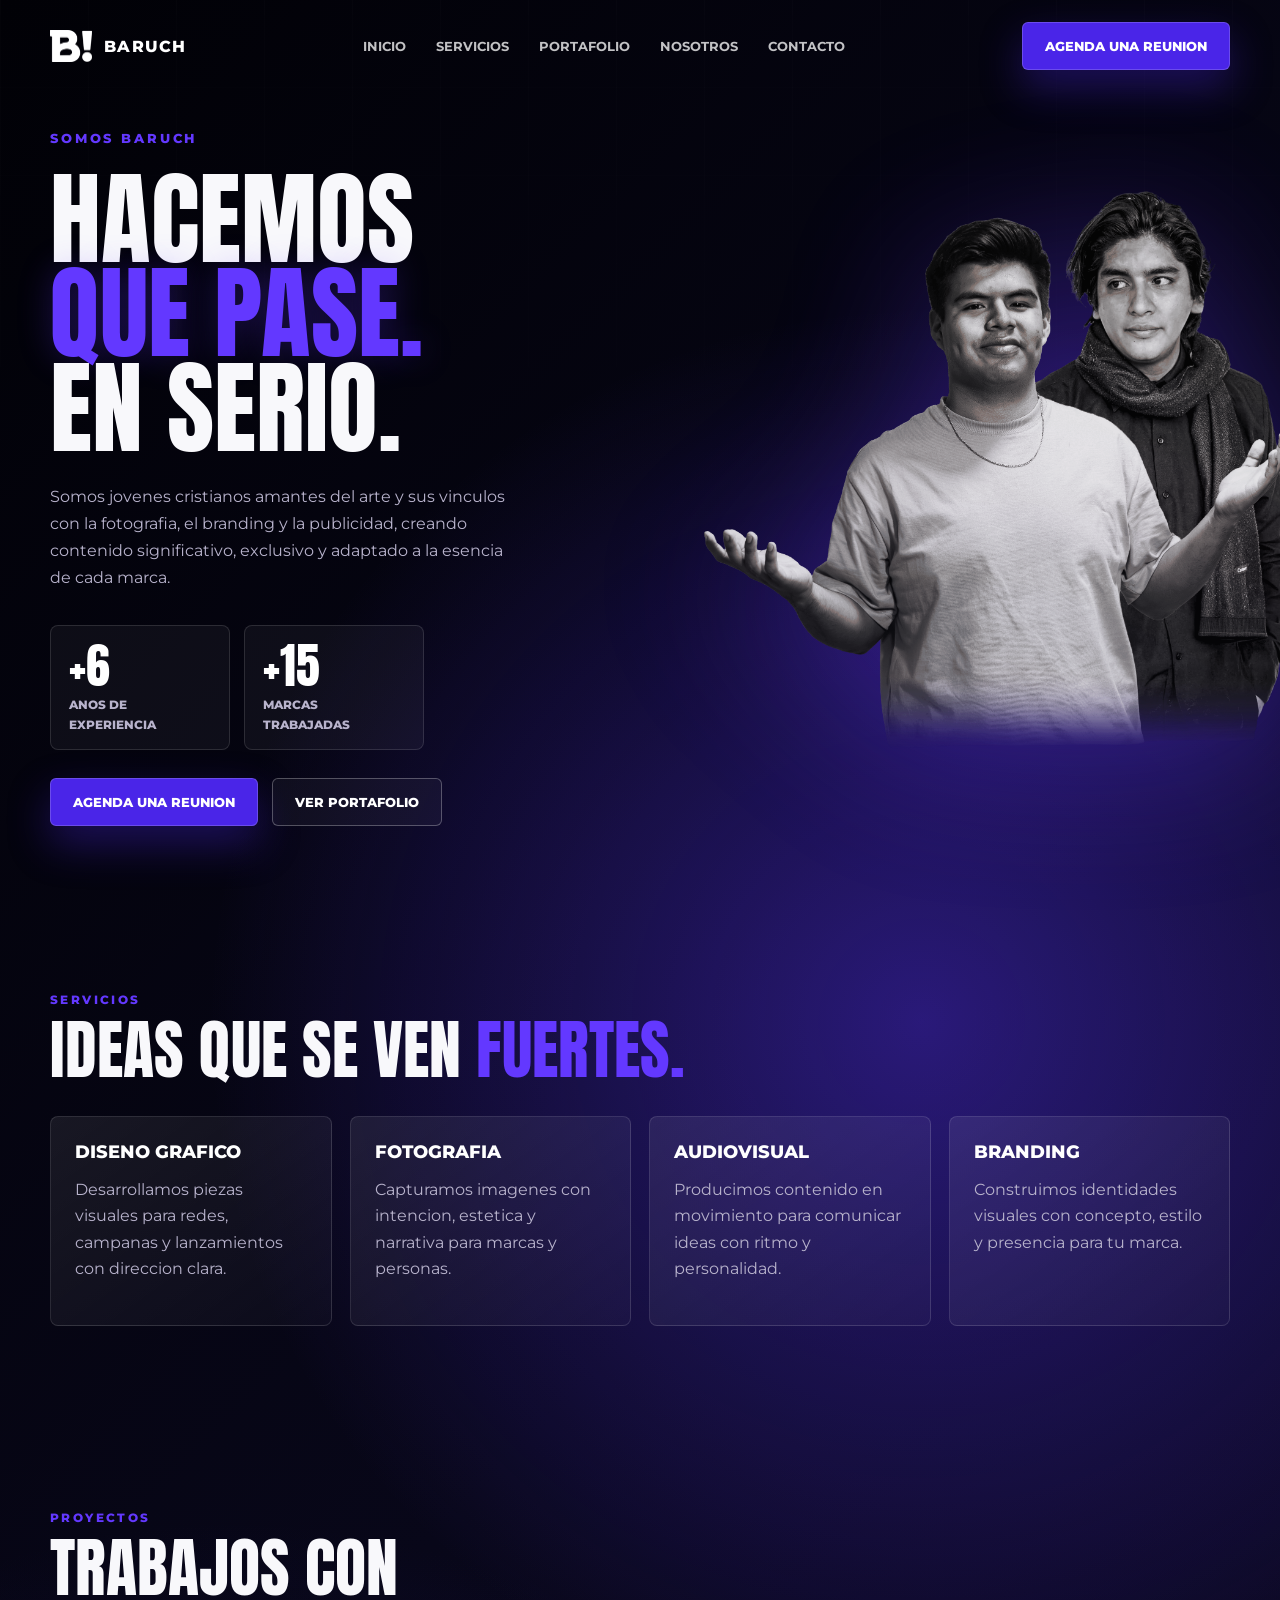
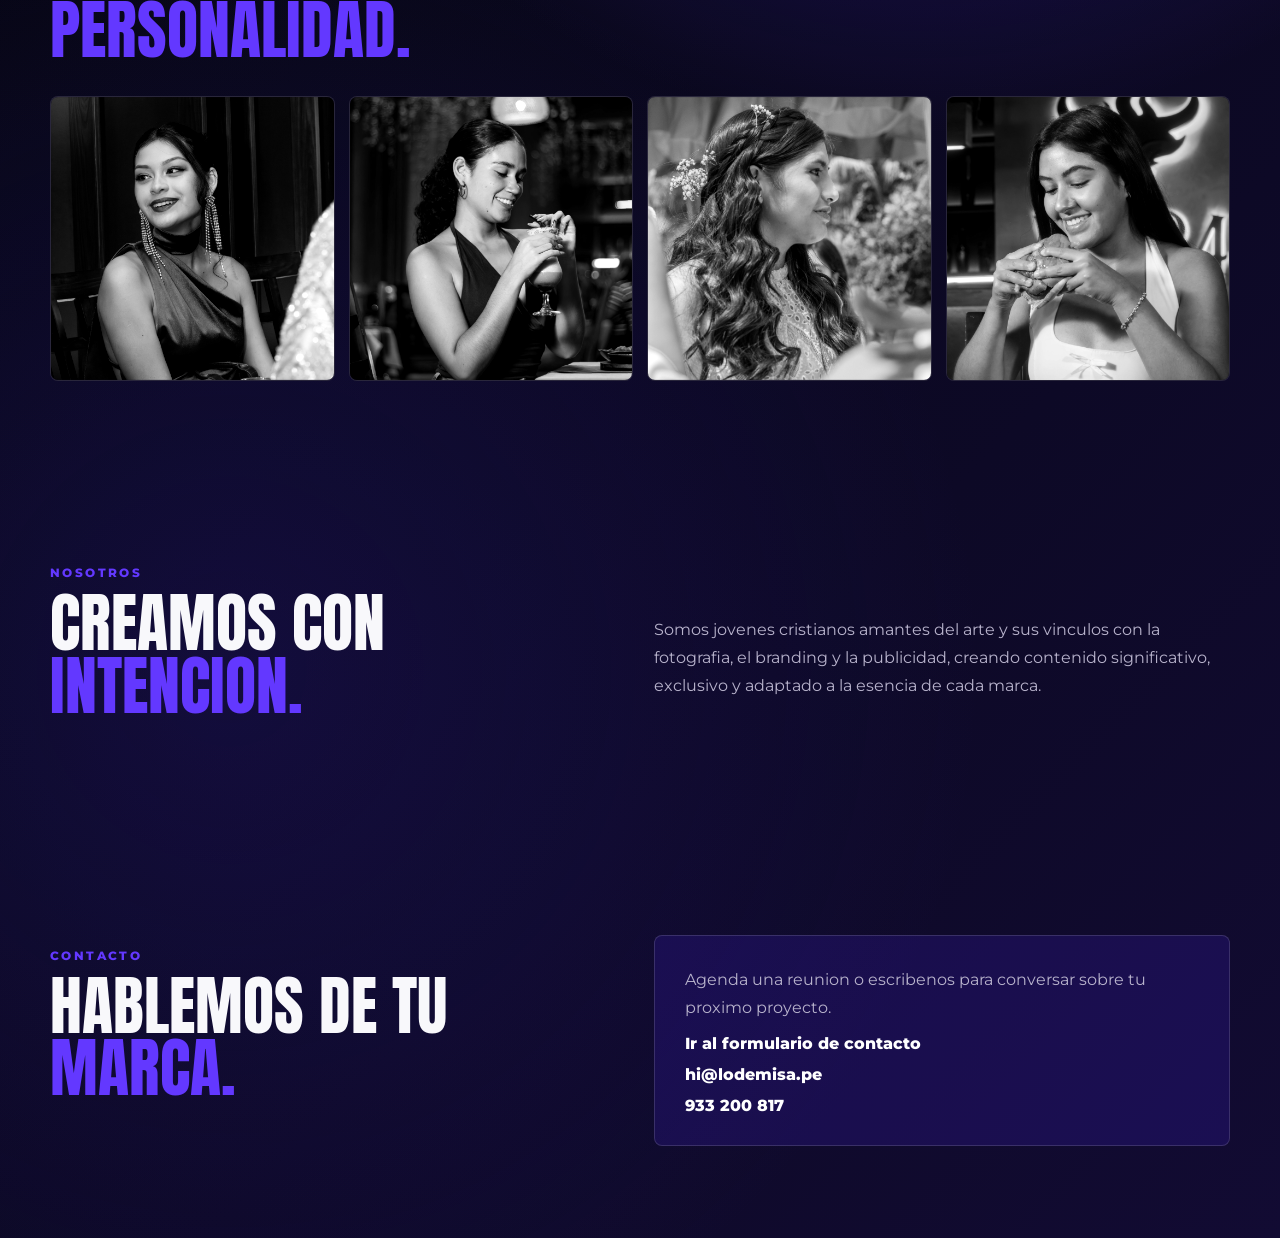
<file: index.html>
﻿<!DOCTYPE html>
<html lang="es">
<head>
<meta charset="UTF-8">
<meta name="viewport" content="width=device-width, initial-scale=1.0">
<title>BARUCH Agency</title>
<link rel="icon" type="image/png" href="multimedia/BARUCH LOGO - 3D.jpg">
<link rel="preconnect" href="https://fonts.googleapis.com">
<link rel="preconnect" href="https://fonts.gstatic.com" crossorigin>
<link href="https://fonts.googleapis.com/css2?family=Anton&family=Montserrat:wght@400;600;700;800&display=swap" rel="stylesheet">
<!-- Updated deployment -->

<style>
:root{
    --bg:#05040d;
    --bg-deep:#010106;
    --purple:#4a25e8;
    --purple-bright:#6338ff;
    --white:#f8f8fb;
    --muted:#b8b3cc;
}
*{ margin:0; padding:0; box-sizing:border-box; }
html{ scroll-behavior:smooth; }
body{
    min-height:100vh;
    color:var(--white);
    font-family:'Montserrat',Arial,sans-serif;
    background:
        radial-gradient(circle at 72% 36%, rgba(88,51,255,.42), transparent 35%),
        radial-gradient(circle at 18% 80%, rgba(44,28,145,.25), transparent 30%),
        linear-gradient(135deg, var(--bg-deep) 0%, #080719 48%, #120b33 100%);
    overflow-x:hidden;
}
body::before{
    content:"";
    position:fixed;
    inset:0;
    pointer-events:none;
    background:
        linear-gradient(90deg, rgba(255,255,255,.035) 1px, transparent 1px),
        linear-gradient(0deg, rgba(255,255,255,.025) 1px, transparent 1px);
    background-size:88px 88px;
    mask-image:linear-gradient(to bottom, rgba(0,0,0,.4), transparent 70%);
}
.site-intro{
    position:fixed;
    inset:0;
    z-index:50;
    display:grid;
    place-items:center;
    background:#05040d;
    animation:introExit .7s ease forwards 1.9s;
}
.intro-logo{
    width:min(190px, 42vw);
    filter:drop-shadow(0 24px 70px rgba(99,56,255,.45));
    animation:introLogo 1.4s ease both;
}
.site-intro.is-hidden{
    display:none;
}
.container{ width:min(1180px, calc(100% - 40px)); margin:auto; position:relative; z-index:1; }
nav{ min-height:92px; display:flex; justify-content:space-between; align-items:center; gap:28px; }
.logo{ display:flex; align-items:center; gap:12px; color:white; font-weight:800; letter-spacing:.08em; text-decoration:none; }
.logo-mark{ width:42px; height:42px; display:block; object-fit:contain; }
.menu{ display:flex; gap:30px; align-items:center; }
.menu a{ color:rgba(255,255,255,.76); text-decoration:none; font-size:13px; font-weight:700; text-transform:uppercase; transition:.25s; }
.menu a:hover{ color:var(--white); }
.btn{
    display:inline-flex; align-items:center; justify-content:center;
    min-height:48px; padding:0 22px;
    border:1px solid rgba(255,255,255,.18); border-radius:6px;
    background:var(--purple); color:white; text-decoration:none;
    font-size:13px; font-weight:800; text-transform:uppercase;
    box-shadow:0 18px 42px rgba(74,37,232,.35);
}
.btn-secondary{
    display:inline-flex; align-items:center; justify-content:center;
    min-height:48px; padding:0 22px;
    border:1px solid rgba(255,255,255,.28); border-radius:6px;
    color:white; text-decoration:none; font-size:13px; font-weight:800;
    text-transform:uppercase; background:rgba(255,255,255,.04);
}
.hero{
    min-height:calc(100vh - 92px);
    display:grid;
    grid-template-columns:minmax(310px,.9fr) minmax(360px,1.1fr);
    align-items:center;
    gap:26px;
    position:relative;
}
.hero-left{ padding-bottom:36px; position:relative; z-index:3; }
.hero-small{ margin-bottom:26px; color:var(--purple-bright); font-size:13px; font-weight:800; letter-spacing:.22em; text-transform:uppercase; }
.hero-title-wrap{ position:relative; width:max-content; max-width:100%; margin-bottom:28px; }
.hero-title{ position:relative; z-index:1; max-width:530px; font-family:'Anton',Impact,'Arial Black',sans-serif; font-size:clamp(66px, 8vw, 116px); line-height:.92; font-weight:400; text-transform:uppercase; text-wrap:balance; }
.hero-title span{ display:block; color:var(--purple-bright); text-shadow:0 0 34px rgba(99,56,255,.28); }
.hero-resource{
    position:absolute;
    right:-120px;
    top:-300px;
    bottom:36px;
    width:clamp(460px, 54vw, 820px);
    height:auto;
    z-index:2;
    opacity:.96;
    pointer-events:none;
    filter:drop-shadow(0 30px 78px rgba(99,56,255,.42));
    transform-origin:center;
    animation:resourceReveal .8s ease-out both .35s, resourcePulse 5.6s ease-in-out infinite 1.2s;
}
.hero-text{ max-width:460px; margin-bottom:34px; color:var(--muted); line-height:1.7; font-size:16px; }
.hero-buttons{ display:flex; gap:14px; flex-wrap:wrap; }
.hero-stats{ display:grid; grid-template-columns:repeat(2, minmax(0, 180px)); gap:14px; margin:0 0 28px; }
.stat{ padding:16px 18px; border:1px solid rgba(255,255,255,.12); border-radius:8px; background:rgba(255,255,255,.045); animation:statIn .8s ease both; }
.stat:nth-child(2){ animation-delay:.12s; }
.stat strong{ display:block; margin-bottom:4px; color:white; font-family:'Anton',Impact,sans-serif; font-size:clamp(34px, 4vw, 48px); line-height:1; font-weight:400; }
.stat span{ color:var(--muted); font-size:12px; font-weight:800; line-height:1.35; text-transform:uppercase; }
.hero-right{ min-height:640px; position:relative; align-self:end; }

@keyframes introLogo{
    0%{ opacity:0; transform:scale(.82) translateY(18px); }
    45%{ opacity:1; transform:scale(1.04) translateY(0); }
    100%{ opacity:1; transform:scale(1); }
}

@keyframes introExit{
    to{ opacity:0; visibility:hidden; }
}

@keyframes resourceReveal{
    from{ opacity:0; transform:translateY(16px) scale(.82) rotate(-4deg); }
    to{ opacity:.92; transform:translateY(0) scale(1) rotate(0); }
}

@keyframes resourcePulse{
    0%, 100%{
        transform:translateY(0) scale(1) rotate(0);
        filter:drop-shadow(0 28px 70px rgba(99,56,255,.34));
    }
    45%{
        transform:translateY(-12px) scale(1.035) rotate(-1.5deg);
        filter:drop-shadow(0 38px 86px rgba(99,56,255,.5));
    }
    70%{
        transform:translateY(-7px) scale(1.01) rotate(1deg);
    }
}

@keyframes statIn{
    from{ opacity:0; transform:translateY(12px); }
    to{ opacity:1; transform:translateY(0); }
}

@media(prefers-reduced-motion:reduce){
    .site-intro,
    .intro-logo,
    .hero-resource,
    .stat{
        animation:none;
    }
}

.section{ padding:92px 0; scroll-margin-top:24px; }
.section-header{ max-width:720px; margin-bottom:34px; }
.section-kicker{ margin-bottom:12px; color:var(--purple-bright); font-size:12px; font-weight:800; letter-spacing:.2em; text-transform:uppercase; }
.section-title{ font-family:'Anton',Impact,'Arial Black',sans-serif; font-size:clamp(44px, 5vw, 72px); line-height:.98; font-weight:400; text-transform:uppercase; }
.section-title span{ color:var(--purple-bright); }

.cards{ display:grid; grid-template-columns:repeat(4, minmax(0, 1fr)); gap:18px; }
.card{ display:block; min-height:210px; padding:24px; border:1px solid rgba(255,255,255,.12); border-radius:8px; background:linear-gradient(145deg, rgba(255,255,255,.08), rgba(255,255,255,.025)); text-decoration:none; transition:.25s; }
.card:hover{ border-color:rgba(255,255,255,.26); transform:translateY(-4px); }
.card h3{ margin-bottom:14px; color:white; font-size:18px; font-weight:800; text-transform:uppercase; }
.card p{ color:var(--muted); line-height:1.65; }

.project-grid{ display:grid; grid-template-columns:repeat(4, minmax(0, 1fr)); gap:14px; }
.project{ min-height:280px; overflow:hidden; border-radius:8px; border:1px solid rgba(255,255,255,.12); background:#0b0820; }
.project img{ width:100%; height:100%; min-height:280px; display:block; object-fit:cover; filter:grayscale(100%) contrast(1.06); transition:.3s; }
.project:hover img{ filter:grayscale(0%) contrast(1.05); transform:scale(1.04); }
.about-block, .contact-block{ display:grid; grid-template-columns:1fr 1fr; gap:28px; align-items:center; }
.about-block p, .contact-block p{ color:var(--muted); line-height:1.75; }
.contact-panel{ padding:30px; border-radius:8px; border:1px solid rgba(255,255,255,.14); background:rgba(74,37,232,.18); }
.contact-panel a{ display:block; margin-top:12px; color:white; font-weight:800; text-decoration:none; }

@media(max-width:960px){
    nav{ flex-wrap:wrap; justify-content:center; padding:18px 0; }
    .menu{ order:3; width:100%; justify-content:center; gap:18px; flex-wrap:wrap; }
    .hero{ min-height:auto; grid-template-columns:1fr; padding:42px 0 0; text-align:center; }
    .hero-left{ padding-bottom:0; }
    .hero-text{ margin-left:auto; margin-right:auto; }
    .hero-buttons{ justify-content:center; }
    .hero-title-wrap{ margin-left:auto; margin-right:auto; }
    .hero-resource{ top:auto; right:8%; bottom:36px; width:min(360px, 86vw); opacity:.86; }
    .hero-stats{ justify-content:center; margin-left:auto; margin-right:auto; }
    .hero-right{ min-height:500px; overflow:hidden; }
    .cards, .project-grid, .about-block, .contact-block{ grid-template-columns:1fr; }
}
@media(max-width:620px){
    .container{ width:min(100% - 28px, 1180px); }
    nav .btn{ display:none; }
    .menu a{ font-size:12px; }
    .hero-title{ font-size:clamp(56px, 18vw, 84px); }
    .hero-stats{ grid-template-columns:1fr; }
    .hero-right{ min-height:420px; }
}
</style>
</head>

<body>
<div class="site-intro" id="siteIntro" aria-hidden="true">
    <img class="intro-logo" src="multimedia/ISOTIPO BARUCH!.png" alt="">
</div>

<div class="container">
    <nav>
        <a href="#inicio" class="logo">
            <img src="multimedia/ISOTIPO BARUCH!.png" alt="Baruch Agency" class="logo-mark">
            <span>BARUCH</span>
        </a>
        <div class="menu">
            <a href="#inicio">Inicio</a>
            <a href="#servicios">Servicios</a>
            <a href="light.html">Portafolio</a>
            <a href="#nosotros">Nosotros</a>
            <a href="pagjavasscrio.html">Contacto</a>
        </div>
        <a href="pagjavasscrio.html" class="btn">Agenda una reunion</a>
    </nav>

    <section class="hero" id="inicio">
        <div class="hero-left">
            <div class="hero-small">Somos Baruch</div>
            <div class="hero-title-wrap">
                <h1 class="hero-title">
                    Hacemos
                    <span>que pase.</span>
                    En serio.
                </h1>
            </div>
            <p class="hero-text">
                Somos jovenes cristianos amantes del arte y sus vinculos con la fotografia, el branding y la publicidad, creando contenido significativo, exclusivo y adaptado a la esencia de cada marca.
            </p>
            <div class="hero-stats" aria-label="Indicadores de Baruch">
                <div class="stat">
                    <strong data-count="6">+0</strong>
                    <span>anos de experiencia</span>
                </div>
                <div class="stat">
                    <strong data-count="15">+0</strong>
                    <span>marcas trabajadas</span>
                </div>
            </div>
            <div class="hero-buttons">
                <a href="pagjavasscrio.html" class="btn">Agenda una reunion</a>
                <a href="light.html#videos" class="btn-secondary">Ver portafolio</a>
            </div>
        </div>

        <div class="hero-right" aria-hidden="true">
            <img class="hero-resource" src="multimedia/RECURSO - BARUCH1.png" alt="">
        </div>
    </section>

    <section class="section" id="servicios">
        <div class="section-header">
            <div class="section-kicker">Servicios</div>
            <h2 class="section-title">Ideas que se ven <span>fuertes.</span></h2>
        </div>
        <div class="cards">
            <a class="card" href="light.html#piezas-graficas">
                <h3>Diseno Grafico</h3>
                <p>Desarrollamos piezas visuales para redes, campanas y lanzamientos con direccion clara.</p>
            </a>
            <a class="card" href="light.html#videos">
                <h3>Fotografia</h3>
                <p>Capturamos imagenes con intencion, estetica y narrativa para marcas y personas.</p>
            </a>
            <a class="card" href="light.html#videos">
                <h3>Audiovisual</h3>
                <p>Producimos contenido en movimiento para comunicar ideas con ritmo y personalidad.</p>
            </a>
            <a class="card" href="light.html#branding">
                <h3>Branding</h3>
                <p>Construimos identidades visuales con concepto, estilo y presencia para tu marca.</p>
            </a>
        </div>
    </section>
    <section class="section" id="proyectos">
        <div class="section-header">
            <div class="section-kicker">Proyectos</div>
            <h2 class="section-title">Trabajos con <span>personalidad.</span></h2>
        </div>
        <div class="project-grid">
            <a class="project" href="light.html#piezas-graficas" aria-label="Ver portafolio">
                <img src="multimedia/karina.png" alt="Proyecto Karina">
            </a>
            <a class="project" href="light.html#piezas-graficas" aria-label="Ver portafolio">
                <img src="multimedia/DOMI.png" alt="Proyecto Domi">
            </a>
            <a class="project" href="light.html#piezas-graficas" aria-label="Ver portafolio">
                <img src="multimedia/tambo.png" alt="Proyecto Tambo">
            </a>
            <a class="project" href="light.html#piezas-graficas" aria-label="Ver portafolio">
                <img src="multimedia/BELEN.png" alt="Proyecto Belen">
            </a>
        </div>
    </section>

    <section class="section" id="nosotros">
        <div class="about-block">
            <div class="section-header">
                <div class="section-kicker">Nosotros</div>
                <h2 class="section-title">Creamos con <span>intencion.</span></h2>
            </div>
            <p>Somos jovenes cristianos amantes del arte y sus vinculos con la fotografia, el branding y la publicidad, creando contenido significativo, exclusivo y adaptado a la esencia de cada marca.</p>
        </div>
    </section>

    <section class="section" id="contacto">
        <div class="contact-block">
            <div class="section-header">
                <div class="section-kicker">Contacto</div>
                <h2 class="section-title">Hablemos de tu <span>marca.</span></h2>
            </div>
            <div class="contact-panel">
                <p>Agenda una reunion o escribenos para conversar sobre tu proximo proyecto.</p>
                <a href="pagjavasscrio.html">Ir al formulario de contacto</a>
                <a href="mailto:hi@lodemisa.pe">hi@lodemisa.pe</a>
                <a href="tel:+51933200817">933 200 817</a>
            </div>
        </div>
    </section>
</div>
<script>
const intro = document.getElementById("siteIntro");
const counters = document.querySelectorAll("[data-count]");

const animateCounter = (counter) => {
    const target = Number(counter.dataset.count);
    const duration = 1200;
    const start = Date.now();

    const tick = () => {
        const now = Date.now();
        const progress = Math.min((now - start) / duration, 1);
        const eased = 1 - Math.pow(1 - progress, 3);
        counter.textContent = `+${Math.round(target * eased)}`;
        if (progress < 1) requestAnimationFrame(tick);
    };

    requestAnimationFrame(tick);
};

const counterObserver = new IntersectionObserver((entries, observer) => {
    entries.forEach((entry) => {
        if (!entry.isIntersecting) return;
        animateCounter(entry.target);
        observer.unobserve(entry.target);
    });
}, { threshold:.5 });

window.addEventListener("load", () => {
    setTimeout(() => {
        intro.classList.add("is-hidden");

        counters.forEach((counter) => {
            const rect = counter.getBoundingClientRect();
            if (rect.top < window.innerHeight && rect.bottom > 0) {
                animateCounter(counter);
            } else {
                counterObserver.observe(counter);
            }
        });
    }, 2600);
});
</script>
</body>
</html>
</file>
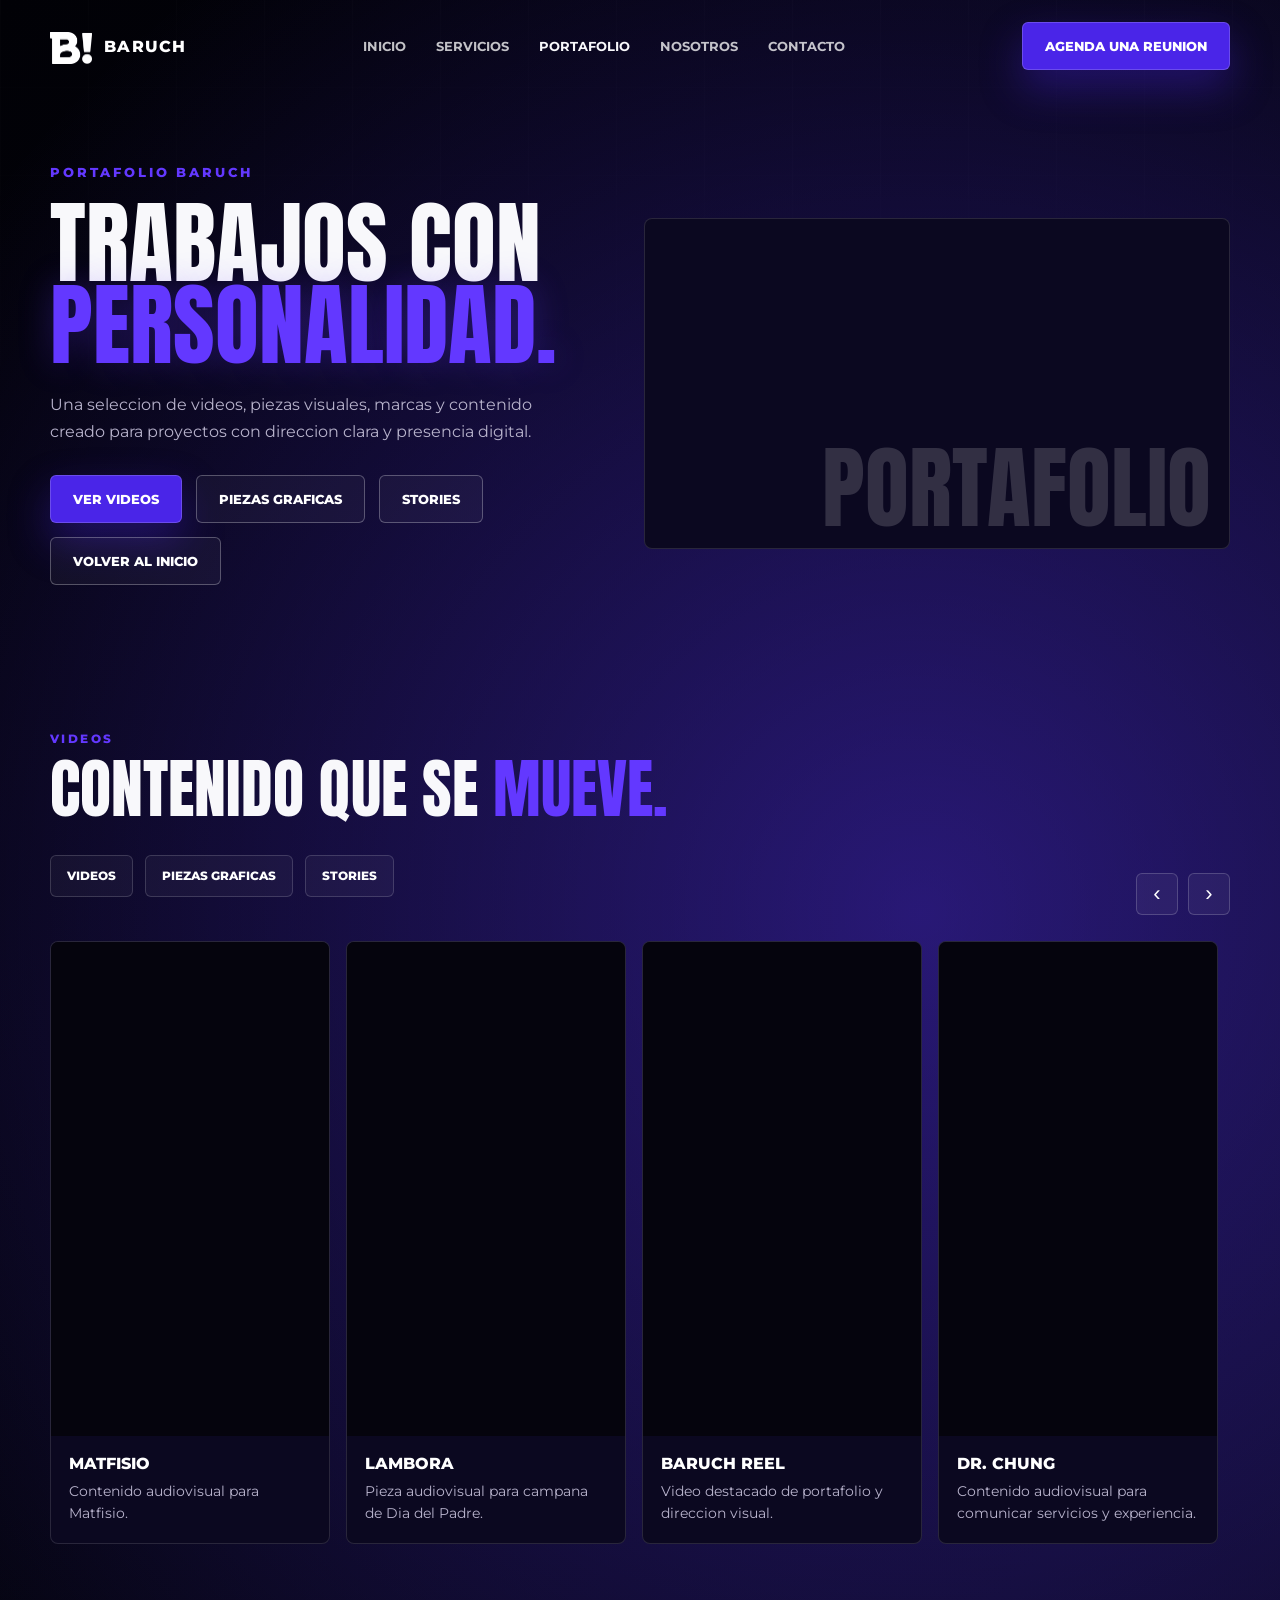
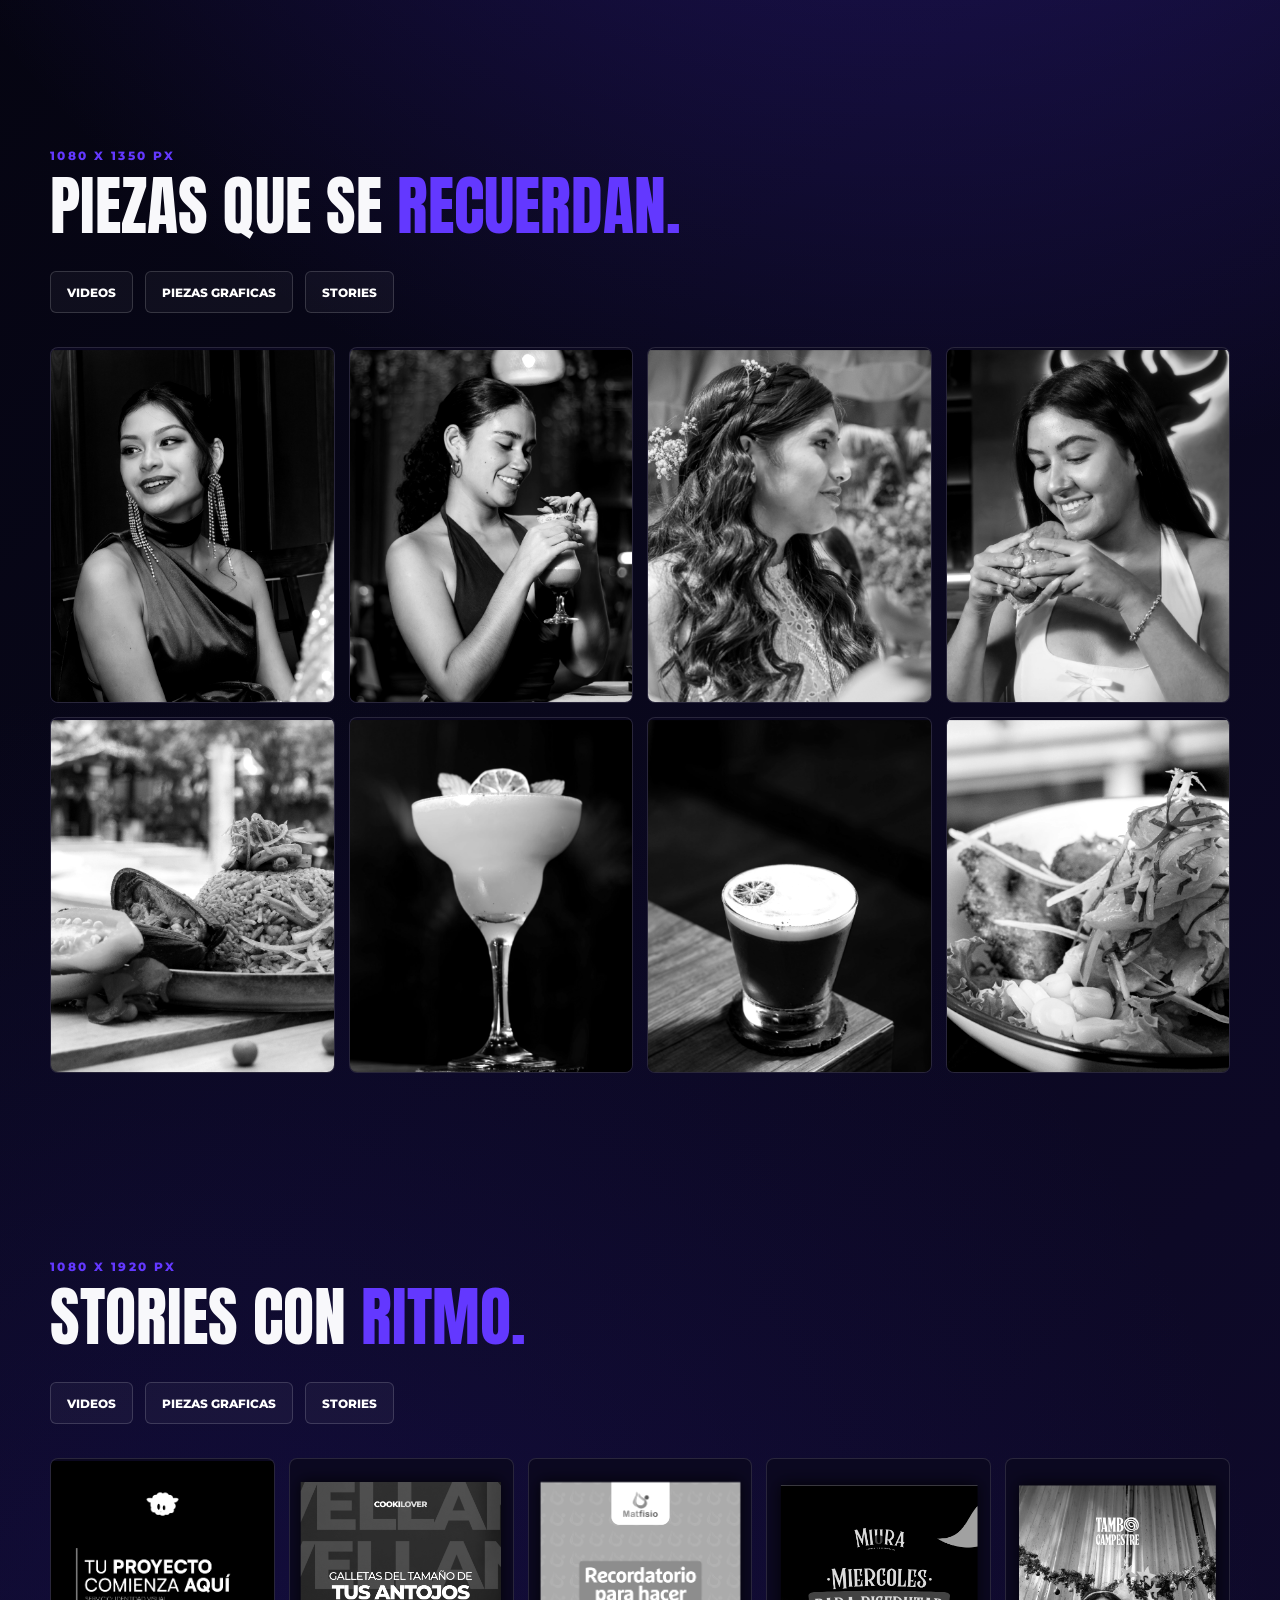
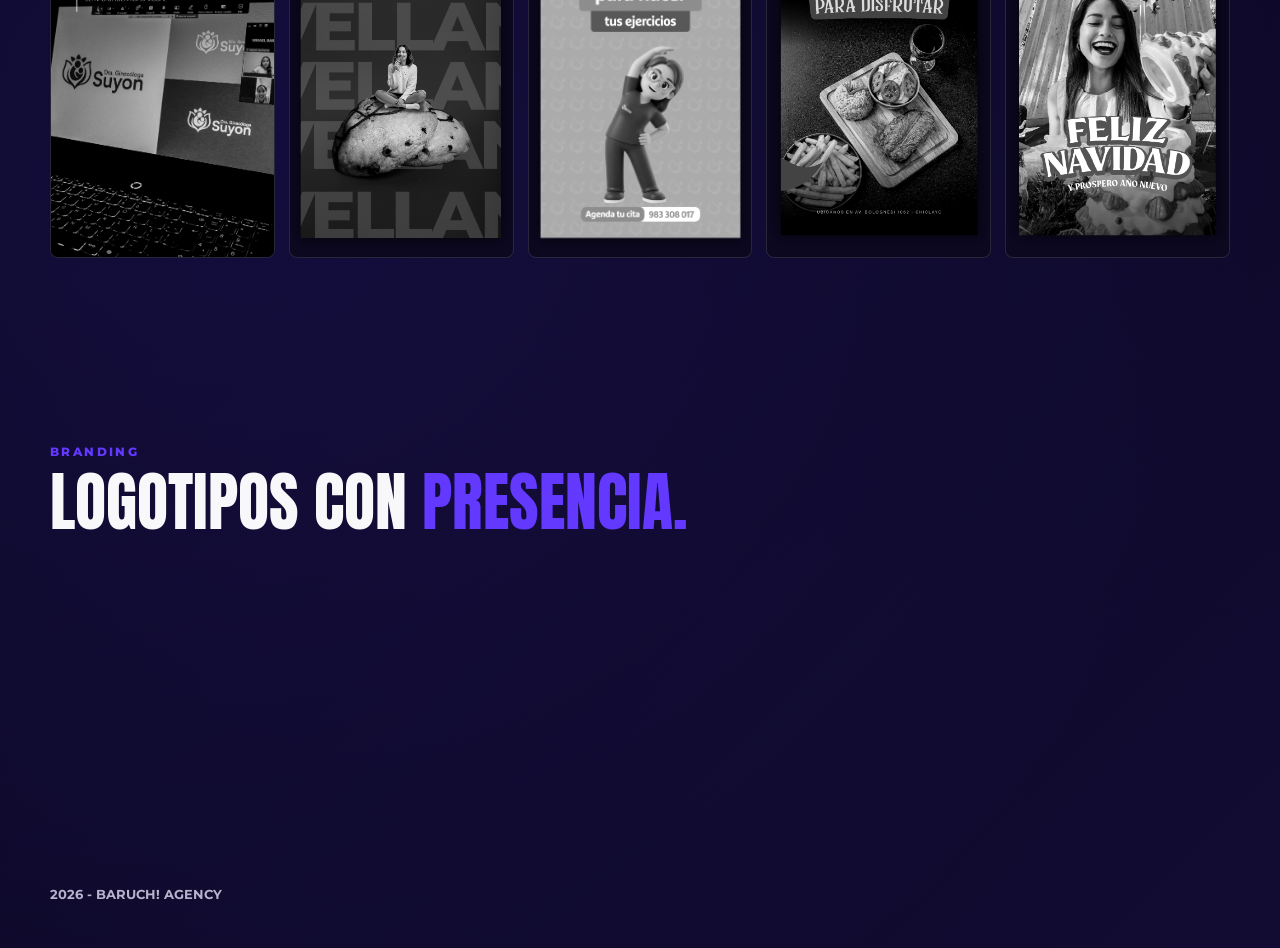
<file: light.html>
<!DOCTYPE html>
<html lang="es">
<head>
<meta charset="UTF-8">
<meta name="viewport" content="width=device-width, initial-scale=1.0">
<title>Portafolio | BARUCH Agency</title>
<link rel="icon" type="image/png" href="multimedia/BARUCH LOGO - 3D.jpg">
<link rel="preconnect" href="https://fonts.googleapis.com">
<link rel="preconnect" href="https://fonts.gstatic.com" crossorigin>
<link href="https://fonts.googleapis.com/css2?family=Anton&family=Montserrat:wght@400;600;700;800&display=swap" rel="stylesheet">
<link rel="stylesheet" href="lightbox.css">

<style>
:root{
    --bg:#05040d;
    --bg-deep:#010106;
    --purple:#4a25e8;
    --purple-bright:#6338ff;
    --white:#f8f8fb;
    --muted:#b8b3cc;
}
*{ margin:0; padding:0; box-sizing:border-box; }
html{ scroll-behavior:smooth; }
body{
    min-height:100vh;
    color:var(--white);
    font-family:'Montserrat',Arial,sans-serif;
    background:
        radial-gradient(circle at 72% 22%, rgba(88,51,255,.42), transparent 35%),
        radial-gradient(circle at 18% 80%, rgba(44,28,145,.25), transparent 30%),
        linear-gradient(135deg, var(--bg-deep) 0%, #080719 48%, #120b33 100%);
    overflow-x:hidden;
}
body::before{
    content:"";
    position:fixed;
    inset:0;
    pointer-events:none;
    background:
        linear-gradient(90deg, rgba(255,255,255,.035) 1px, transparent 1px),
        linear-gradient(0deg, rgba(255,255,255,.025) 1px, transparent 1px);
    background-size:88px 88px;
    mask-image:linear-gradient(to bottom, rgba(0,0,0,.4), transparent 70%);
}
.container{ width:min(1180px, calc(100% - 40px)); margin:auto; position:relative; z-index:1; }
nav{ min-height:92px; display:flex; justify-content:space-between; align-items:center; gap:28px; }
.logo{ display:flex; align-items:center; gap:12px; color:white; font-weight:800; letter-spacing:.08em; text-decoration:none; }
.logo-mark{ width:42px; height:42px; display:block; object-fit:contain; }
.menu{ display:flex; gap:30px; align-items:center; }
.menu a{ color:rgba(255,255,255,.76); text-decoration:none; font-size:13px; font-weight:700; text-transform:uppercase; transition:.25s; }
.menu a:hover, .menu a.active{ color:var(--white); }
.btn, .btn-secondary{ display:inline-flex; align-items:center; justify-content:center; min-height:48px; padding:0 22px; border-radius:6px; color:white; text-decoration:none; font-size:13px; font-weight:800; text-transform:uppercase; }
.btn{ border:1px solid rgba(255,255,255,.18); background:var(--purple); box-shadow:0 18px 42px rgba(74,37,232,.35); }
.btn-secondary{ border:1px solid rgba(255,255,255,.28); background:rgba(255,255,255,.04); }

.portfolio-hero{
    min-height:460px;
    display:grid;
    grid-template-columns:minmax(280px,.95fr) minmax(320px,1.05fr);
    align-items:center;
    gap:64px;
    padding:72px 0 64px;
}
.hero-small{ margin-bottom:22px; color:var(--purple-bright); font-size:13px; font-weight:800; letter-spacing:.22em; text-transform:uppercase; }
.hero-title{ max-width:600px; margin-bottom:24px; font-family:'Anton',Impact,'Arial Black',sans-serif; font-size:clamp(60px, 7vw, 104px); line-height:.92; font-weight:400; text-transform:uppercase; }
.hero-title span{ display:block; color:var(--purple-bright); text-shadow:0 0 34px rgba(99,56,255,.28); }
.hero-text{ max-width:500px; margin-bottom:30px; color:var(--muted); line-height:1.7; font-size:16px; }
.hero-actions{ display:flex; gap:14px; flex-wrap:wrap; }
.hero-panel{ min-height:320px; position:relative; overflow:hidden; border:1px solid rgba(255,255,255,.12); border-radius:8px; background:#0b0820; margin-top:18px; }
.hero-panel iframe{ width:100%; height:100%; min-height:320px; aspect-ratio:16/9; display:block; border:none; }
.hero-panel::after{ content:"PORTAFOLIO"; position:absolute; right:18px; bottom:14px; color:rgba(255,255,255,.16); font-family:'Anton',Impact,sans-serif; font-size:clamp(54px, 7vw, 94px); line-height:1; pointer-events:none; }

.section{ padding:82px 0 104px; scroll-margin-top:24px; }
.section-header{ max-width:720px; margin-bottom:34px; }
.section-kicker{ margin-bottom:12px; color:var(--purple-bright); font-size:12px; font-weight:800; letter-spacing:.2em; text-transform:uppercase; }
.section-title{ font-family:'Anton',Impact,'Arial Black',sans-serif; font-size:clamp(44px, 5vw, 72px); line-height:.98; font-weight:400; text-transform:uppercase; }
.section-title span{ color:var(--purple-bright); }

.portfolio-tabs{ display:flex; gap:12px; flex-wrap:wrap; margin-bottom:34px; }
.portfolio-tabs a{ display:inline-flex; align-items:center; justify-content:center; min-height:42px; padding:0 16px; border:1px solid rgba(255,255,255,.16); border-radius:6px; color:white; text-decoration:none; font-size:12px; font-weight:800; text-transform:uppercase; background:rgba(255,255,255,.04); }

.carousel-controls{ display:flex; justify-content:flex-end; gap:10px; margin:-58px 0 22px; }
.carousel-btn{ width:42px; height:42px; border:1px solid rgba(255,255,255,.18); border-radius:6px; background:rgba(255,255,255,.05); color:white; font-size:22px; cursor:pointer; }
.video-grid{ display:flex; gap:16px; overflow-x:auto; scroll-snap-type:x mandatory; scroll-behavior:smooth; padding:4px 0 18px; }
.video-grid::-webkit-scrollbar{ height:8px; }
.video-grid::-webkit-scrollbar-thumb{ background:rgba(255,255,255,.18); border-radius:999px; }
.video-card{ flex:0 0 min(280px, 78vw); overflow:hidden; border:1px solid rgba(255,255,255,.12); border-radius:8px; background:#0b0820; scroll-snap-align:start; }
.video-card iframe,
.video-card video{ width:100%; aspect-ratio:9/16; display:block; border:none; background:#05040d; object-fit:cover; }
.video-info{ padding:18px; }
.video-info h3{ margin-bottom:8px; color:white; font-size:16px; font-weight:800; text-transform:uppercase; }
.video-info p{ color:var(--muted); font-size:14px; line-height:1.55; }

.gallery-grid{ display:grid; grid-template-columns:repeat(4, minmax(0, 1fr)); gap:14px; }
.gallery-item{ min-height:290px; padding:0; overflow:hidden; border:1px solid rgba(255,255,255,.12); border-radius:8px; background:#0b0820; appearance:none; font:inherit; text-align:left; cursor:pointer; }
.gallery-item img{ width:100%; height:100%; min-height:290px; display:block; object-fit:cover; filter:grayscale(100%) contrast(1.06); transition:.3s; }
.gallery-item:hover img{ filter:grayscale(0%) contrast(1.05); transform:scale(1.04); }
.piece-grid{ display:grid; grid-template-columns:repeat(4, minmax(0, 1fr)); gap:14px; }
.piece-grid .gallery-item{ aspect-ratio:4/5; min-height:auto; }
.story-grid{ display:grid; grid-template-columns:repeat(5, minmax(0, 1fr)); gap:14px; }
.story-grid .gallery-item{ aspect-ratio:9/16; min-height:auto; }
.piece-grid .gallery-item img,
.story-item img{ min-height:100%; }
.brand-grid{ display:grid; grid-template-columns:repeat(4, minmax(0, 1fr)); gap:16px; }
.brand-logo{ display:grid; place-items:center; min-height:180px; padding:24px; border:1px solid rgba(255,255,255,.12); border-radius:8px; background:rgba(255,255,255,.045); opacity:0; transform:translateY(18px) scale(.96); }
.brand-logo.is-visible{ animation:brandIn .75s ease both; }
.brand-logo:nth-child(2){ animation-delay:.1s; }
.brand-logo:nth-child(3){ animation-delay:.2s; }
.brand-logo:nth-child(4){ animation-delay:.3s; }
.brand-logo img{ max-width:100%; max-height:132px; object-fit:contain; filter:grayscale(100%) contrast(1.05); transition:.3s; }
.brand-logo:hover img{ filter:grayscale(0%) contrast(1.05); transform:scale(1.04); }

@keyframes brandIn{
    from{ opacity:0; transform:translateY(18px) scale(.96); }
    to{ opacity:1; transform:translateY(0) scale(1); }
}

@media(prefers-reduced-motion:reduce){
    .brand-logo{ opacity:1; transform:none; animation:none; }
}

footer{ padding:34px 0 46px; color:var(--muted); font-size:13px; font-weight:700; text-transform:uppercase; }

@media(max-width:960px){
    nav{ flex-wrap:wrap; justify-content:center; padding:18px 0; }
    .menu{ order:3; width:100%; justify-content:center; gap:18px; flex-wrap:wrap; }
    .portfolio-hero{ grid-template-columns:1fr; text-align:center; }
    .hero-text{ margin-left:auto; margin-right:auto; }
    .hero-actions{ justify-content:center; }
    .carousel-controls{ justify-content:center; margin:0 0 22px; }
    .gallery-grid, .piece-grid, .brand-grid{ grid-template-columns:repeat(2, minmax(0, 1fr)); }
    .story-grid{ grid-template-columns:repeat(3, minmax(0, 1fr)); }
}
@media(max-width:620px){
    .container{ width:min(100% - 28px, 1180px); }
    nav .btn{ display:none; }
    .menu a{ font-size:12px; }
    .hero-title{ font-size:clamp(54px, 17vw, 80px); }
    .gallery-grid, .piece-grid, .story-grid, .brand-grid{ grid-template-columns:1fr; }
}
</style>
</head>

<body>
<div class="container">
    <nav>
        <a href="index.html#inicio" class="logo">
            <img src="multimedia/ISOTIPO BARUCH!.png" alt="Baruch Agency" class="logo-mark">
            <span>BARUCH</span>
        </a>
        <div class="menu">
            <a href="index.html#inicio">Inicio</a>
            <a href="index.html#servicios">Servicios</a>
            <a href="light.html" class="active">Portafolio</a>
            <a href="index.html#nosotros">Nosotros</a>
            <a href="pagjavasscrio.html">Contacto</a>
        </div>
        <a href="pagjavasscrio.html" class="btn">Agenda una reunion</a>
    </nav>

    <main>
        <section class="portfolio-hero">
            <div>
                <div class="hero-small">Portafolio Baruch</div>
                <h1 class="hero-title">
                    Trabajos con
                    <span>personalidad.</span>
                </h1>
                <p class="hero-text">
                    Una seleccion de videos, piezas visuales, marcas y contenido creado para proyectos con direccion clara y presencia digital.
                </p>
                <div class="hero-actions">
                    <a href="#videos" class="btn">Ver videos</a>
                    <a href="#piezas-graficas" class="btn-secondary">Piezas graficas</a>
                    <a href="#stories" class="btn-secondary">Stories</a>
                    <a href="index.html#inicio" class="btn-secondary">Volver al inicio</a>
                </div>
            </div>

            <div class="hero-panel">
                <iframe
                    src="https://www.youtube.com/embed/Ua5qcs7RHiY?autoplay=1&mute=1&loop=1&playlist=Ua5qcs7RHiY&controls=0&playsinline=1"
                    allow="autoplay; encrypted-media"
                    allowfullscreen>
                </iframe>
            </div>
        </section>

        <section class="section" id="videos">
            <div class="section-header">
                <div class="section-kicker">Videos</div>
                <h2 class="section-title">Contenido que se <span>mueve.</span></h2>
            </div>

            <div class="portfolio-tabs">
                <a href="#videos">Videos</a>
                <a href="#piezas-graficas">Piezas graficas</a>
                <a href="#stories">Stories</a>
            </div>

            <div class="carousel-controls" aria-label="Controles de videos">
                <button class="carousel-btn" type="button" data-scroll-videos="-1" aria-label="Videos anteriores">&#8249;</button>
                <button class="carousel-btn" type="button" data-scroll-videos="1" aria-label="Videos siguientes">&#8250;</button>
            </div>

            <div class="video-grid">
                <!-- VIDEO 1: Matfisio -->
                <article class="video-card">
                    <iframe
                        src="https://www.youtube.com/embed/0s76PUURB7c?autoplay=1&mute=1&loop=1&playlist=0s76PUURB7c&controls=0&playsinline=1"
                        allow="autoplay; encrypted-media"
                        allowfullscreen>
                    </iframe>
                    <div class="video-info">
                        <h3>Matfisio</h3>
                        <p>Contenido audiovisual para Matfisio.</p>
                    </div>
                </article>

                <article class="video-card">
                    <video src="multimedia/LAMBORA_X_FATHER.mp4" autoplay muted loop playsinline></video>
                    <div class="video-info">
                        <h3>Lambora</h3>
                        <p>Pieza audiovisual para campana de Dia del Padre.</p>
                    </div>
                </article>

                <article class="video-card">
                    <iframe
                        src="https://www.youtube.com/embed/Ua5qcs7RHiY?autoplay=1&mute=1&loop=1&playlist=Ua5qcs7RHiY&controls=0&playsinline=1"
                        allow="autoplay; encrypted-media"
                        allowfullscreen>
                    </iframe>
                    <div class="video-info">
                        <h3>Baruch Reel</h3>
                        <p>Video destacado de portafolio y direccion visual.</p>
                    </div>
                </article>

                <!-- VIDEO 4: Dr. Chung -->
                <article class="video-card">
                    <iframe
                        src="https://www.youtube.com/embed/_93qym4LqEI?autoplay=1&mute=1&loop=1&playlist=_93qym4LqEI&controls=0&playsinline=1"
                        allow="autoplay; encrypted-media"
                        allowfullscreen>
                    </iframe>
                    <div class="video-info">
                        <h3>Dr. Chung</h3>
                        <p>Contenido audiovisual para comunicar servicios y experiencia.</p>
                    </div>
                </article>
            </div>
        </section>

        <section class="section" id="piezas-graficas">
            <div class="section-header">
                <div class="section-kicker">1080 x 1350 px</div>
                <h2 class="section-title">Piezas que se <span>recuerdan.</span></h2>
            </div>

            <div class="portfolio-tabs">
                <a href="#videos">Videos</a>
                <a href="#piezas-graficas">Piezas graficas</a>
                <a href="#stories">Stories</a>
            </div>

            <div class="gallery-grid piece-grid">
                <button class="gallery-item cursor" onclick="openModal();currentSlide(1)" aria-label="Ver proyecto Karina">
                    <img src="multimedia/karina.png" alt="Proyecto Karina">
                </button>
                <button class="gallery-item cursor" onclick="openModal();currentSlide(2)" aria-label="Ver proyecto Domi">
                    <img src="multimedia/DOMI.png" alt="Proyecto Domi">
                </button>
                <button class="gallery-item cursor" onclick="openModal();currentSlide(3)" aria-label="Ver proyecto Tambo">
                    <img src="multimedia/tambo.png" alt="Proyecto Tambo">
                </button>
                <button class="gallery-item cursor" onclick="openModal();currentSlide(4)" aria-label="Ver proyecto Belen">
                    <img src="multimedia/BELEN.png" alt="Proyecto Belen">
                </button>
                <button class="gallery-item cursor" onclick="openModal();currentSlide(5)" aria-label="Ver proyecto Comida Tambo">
                    <img src="multimedia/COMIDA TMABO.png" alt="Proyecto Comida Tambo">
                </button>
                <button class="gallery-item cursor" onclick="openModal();currentSlide(6)" aria-label="Ver proyecto Miura Trago">
                    <img src="multimedia/MIURA TRAGO.png" alt="Proyecto Miura Trago">
                </button>
                <button class="gallery-item cursor" onclick="openModal();currentSlide(7)" aria-label="Ver proyecto Trago">
                    <img src="multimedia/TRAGO.png" alt="Proyecto Trago">
                </button>
                <button class="gallery-item cursor" onclick="openModal();currentSlide(8)" aria-label="Ver proyecto Ceviche">
                    <img src="multimedia/CEVICHEE.png" alt="Proyecto Ceviche">
                </button>
            </div>
        </section>

        <section class="section" id="stories">
            <div class="section-header">
                <div class="section-kicker">1080 x 1920 px</div>
                <h2 class="section-title">Stories con <span>ritmo.</span></h2>
            </div>

            <div class="portfolio-tabs">
                <a href="#videos">Videos</a>
                <a href="#piezas-graficas">Piezas graficas</a>
                <a href="#stories">Stories</a>
            </div>

            <div class="gallery-grid story-grid">
                <button class="gallery-item story-item cursor" onclick="openModal();currentSlide(9)" aria-label="Ver story Stores">
                    <img src="multimedia/Stores.png" alt="Story Stores">
                </button>
                <button class="gallery-item story-item cursor" onclick="openModal();currentSlide(10)" aria-label="Ver story Store 1">
                    <img src="multimedia/store 1.png" alt="Story Store 1">
                </button>
                <button class="gallery-item story-item cursor" onclick="openModal();currentSlide(11)" aria-label="Ver story Matfisio">
                    <img src="multimedia/Matfisio.png" alt="Story Matfisio">
                </button>
                <button class="gallery-item story-item cursor" onclick="openModal();currentSlide(12)" aria-label="Ver story Parrilla">
                    <img src="multimedia/PARRILLA.png" alt="Story Parrilla">
                </button>
                <button class="gallery-item story-item cursor" onclick="openModal();currentSlide(13)" aria-label="Ver story Tambo">
                    <img src="multimedia/tambo_1.png" alt="Story Tambo">
                </button>
            </div>
        </section>

        <section class="section" id="branding">
            <div class="section-header">
                <div class="section-kicker">Branding</div>
                <h2 class="section-title">Logotipos con <span>presencia.</span></h2>
            </div>

            <div class="brand-grid">
                <a class="brand-logo" href="#piezas-graficas" aria-label="Ver branding RFA">
                    <img src="multimedia/RFA.png" alt="Logo RFA">
                </a>
                <a class="brand-logo" href="#piezas-graficas" aria-label="Ver branding Baruch">
                    <img src="multimedia/BARUCH LOGO - 3D.jpg" alt="Logo Baruch">
                </a>
                <a class="brand-logo" href="#piezas-graficas" aria-label="Ver branding Domi">
                    <img src="multimedia/DOMI.png" alt="Logo Domi">
                </a>
                <a class="brand-logo" href="#piezas-graficas" aria-label="Ver branding Belen">
                    <img src="multimedia/BELEN.png" alt="Logo Belen">
                </a>
            </div>
        </section>
    </main>

    <footer>
        <p>2026 - BARUCH! Agency</p>
    </footer>
</div>

<div id="modalgallery" class="modal">
    <span class="close cursor" onclick="closeModal()">&times;</span>
    <div class="modal-content">
        <div class="mySlides"><img src="multimedia/karina.png" style="width:100%" alt="Proyecto Karina"></div>
        <div class="mySlides"><img src="multimedia/DOMI.png" style="width:100%" alt="Proyecto Domi"></div>
        <div class="mySlides"><img src="multimedia/tambo.png" style="width:100%" alt="Proyecto Tambo"></div>
        <div class="mySlides"><img src="multimedia/BELEN.png" style="width:100%" alt="Proyecto Belen"></div>
        <div class="mySlides"><img src="multimedia/COMIDA TMABO.png" style="width:100%" alt="Proyecto Comida Tambo"></div>
        <div class="mySlides"><img src="multimedia/MIURA TRAGO.png" style="width:100%" alt="Proyecto Miura Trago"></div>
        <div class="mySlides"><img src="multimedia/TRAGO.png" style="width:100%" alt="Proyecto Trago"></div>
        <div class="mySlides"><img src="multimedia/CEVICHEE.png" style="width:100%" alt="Proyecto Ceviche"></div>
        <div class="mySlides"><img src="multimedia/Stores.png" style="width:100%" alt="Story Stores"></div>
        <div class="mySlides"><img src="multimedia/store 1.png" style="width:100%" alt="Story Store 1"></div>
        <div class="mySlides"><img src="multimedia/Matfisio.png" style="width:100%" alt="Story Matfisio"></div>
        <div class="mySlides"><img src="multimedia/PARRILLA.png" style="width:100%" alt="Story Parrilla"></div>
        <div class="mySlides"><img src="multimedia/tambo_1.png" style="width:100%" alt="Story Tambo"></div>

        <a class="prev" onclick="plusSlides(-1)">&#10094;</a>
        <a class="next" onclick="plusSlides(1)">&#10095;</a>

        <div class="caption-container"><p id="caption"></p></div>

        <div class="thumbs">
            <img class="demo cursor" src="multimedia/karina.png" onclick="currentSlide(1)" alt="Proyecto Karina">
            <img class="demo cursor" src="multimedia/DOMI.png" onclick="currentSlide(2)" alt="Proyecto Domi">
            <img class="demo cursor" src="multimedia/tambo.png" onclick="currentSlide(3)" alt="Proyecto Tambo">
            <img class="demo cursor" src="multimedia/BELEN.png" onclick="currentSlide(4)" alt="Proyecto Belen">
            <img class="demo cursor" src="multimedia/COMIDA TMABO.png" onclick="currentSlide(5)" alt="Proyecto Comida Tambo">
            <img class="demo cursor" src="multimedia/MIURA TRAGO.png" onclick="currentSlide(6)" alt="Proyecto Miura Trago">
            <img class="demo cursor" src="multimedia/TRAGO.png" onclick="currentSlide(7)" alt="Proyecto Trago">
            <img class="demo cursor" src="multimedia/CEVICHEE.png" onclick="currentSlide(8)" alt="Proyecto Ceviche">
            <img class="demo cursor" src="multimedia/Stores.png" onclick="currentSlide(9)" alt="Story Stores">
            <img class="demo cursor" src="multimedia/store 1.png" onclick="currentSlide(10)" alt="Story Store 1">
            <img class="demo cursor" src="multimedia/Matfisio.png" onclick="currentSlide(11)" alt="Story Matfisio">
            <img class="demo cursor" src="multimedia/PARRILLA.png" onclick="currentSlide(12)" alt="Story Parrilla">
            <img class="demo cursor" src="multimedia/tambo_1.png" onclick="currentSlide(13)" alt="Story Tambo">
        </div>
    </div>
</div>

<script src="lightbox.js"></script>
<script>
const videoCarousel = document.querySelector(".video-grid");
document.querySelectorAll("[data-scroll-videos]").forEach((button) => {
    button.addEventListener("click", () => {
        const direction = Number(button.dataset.scrollVideos);
        videoCarousel.scrollBy({ left: direction * 320, behavior: "smooth" });
    });
});

const brandObserver = new IntersectionObserver((entries, observer) => {
    entries.forEach((entry) => {
        if (!entry.isIntersecting) return;
        entry.target.classList.add("is-visible");
        observer.unobserve(entry.target);
    });
}, { threshold:.25 });

document.querySelectorAll(".brand-logo").forEach((logo) => brandObserver.observe(logo));
</script>
</body>
</html>
</file>
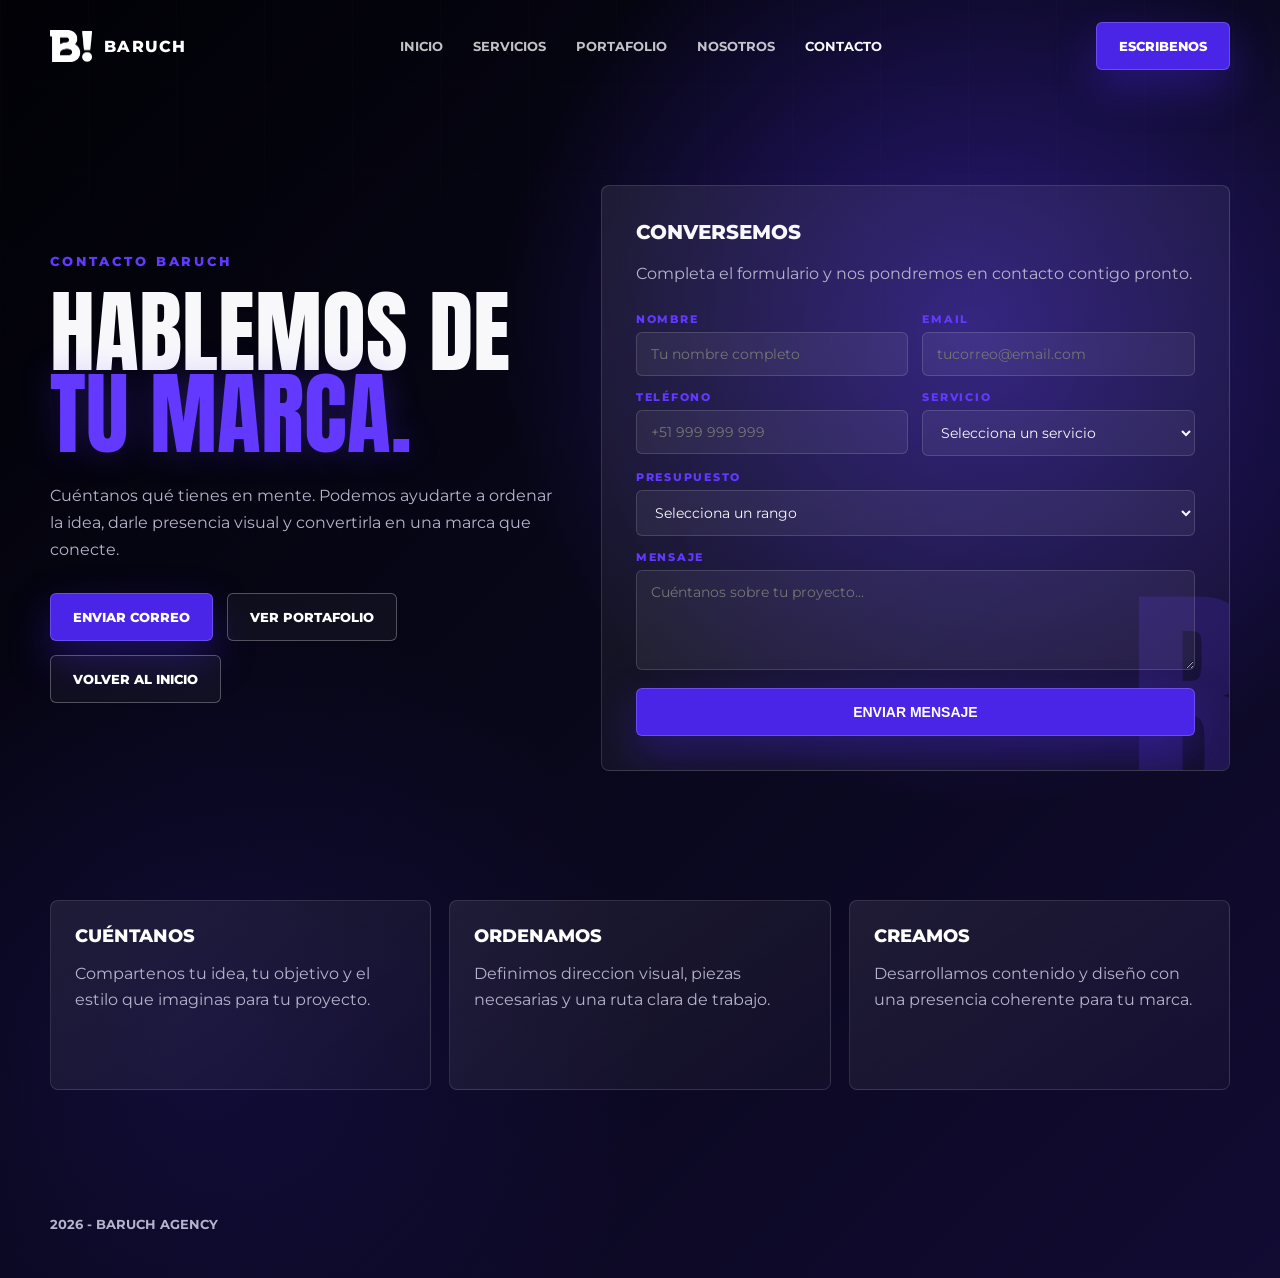
<file: pagjavasscrio.html>
<!DOCTYPE html>
<html lang="es">
<head>
<meta charset="UTF-8">
<meta name="viewport" content="width=device-width, initial-scale=1.0">
<title>Contacto | BARUCH Agency</title>
<link rel="icon" type="image/png" href="multimedia/BARUCH LOGO - 3D.jpg">
<link rel="preconnect" href="https://fonts.googleapis.com">
<link rel="preconnect" href="https://fonts.gstatic.com" crossorigin>
<link href="https://fonts.googleapis.com/css2?family=Anton&family=Montserrat:wght@400;600;700;800&display=swap" rel="stylesheet">

<style>
:root{
    --bg:#05040d;
    --bg-deep:#010106;
    --purple:#4a25e8;
    --purple-bright:#6338ff;
    --white:#f8f8fb;
    --muted:#b8b3cc;
}

*{
    margin:0;
    padding:0;
    box-sizing:border-box;
}

html{
    scroll-behavior:smooth;
}

body{
    min-height:100vh;
    color:var(--white);
    font-family:'Montserrat',Arial,sans-serif;
    background:
        radial-gradient(circle at 76% 26%, rgba(88,51,255,.42), transparent 35%),
        radial-gradient(circle at 16% 82%, rgba(44,28,145,.25), transparent 30%),
        linear-gradient(135deg, var(--bg-deep) 0%, #080719 48%, #120b33 100%);
    overflow-x:hidden;
}

body::before{
    content:"";
    position:fixed;
    inset:0;
    pointer-events:none;
    background:
        linear-gradient(90deg, rgba(255,255,255,.035) 1px, transparent 1px),
        linear-gradient(0deg, rgba(255,255,255,.025) 1px, transparent 1px);
    background-size:88px 88px;
    mask-image:linear-gradient(to bottom, rgba(0,0,0,.4), transparent 70%);
}

.container{
    width:min(1180px, calc(100% - 40px));
    margin:auto;
    position:relative;
    z-index:1;
}

nav{
    min-height:92px;
    display:flex;
    justify-content:space-between;
    align-items:center;
    gap:28px;
}

.logo{
    display:flex;
    align-items:center;
    gap:12px;
    color:white;
    font-weight:800;
    letter-spacing:.08em;
    text-decoration:none;
}

.logo-mark{
    width:42px;
    height:42px;
    display:block;
    object-fit:contain;
}

.menu{
    display:flex;
    gap:30px;
    align-items:center;
}

.menu a{
    color:rgba(255,255,255,.76);
    text-decoration:none;
    font-size:13px;
    font-weight:700;
    text-transform:uppercase;
    transition:.25s;
}

.menu a:hover,
.menu a.active{
    color:var(--white);
}

.btn,
.btn-secondary{
    display:inline-flex;
    align-items:center;
    justify-content:center;
    min-height:48px;
    padding:0 22px;
    border-radius:6px;
    color:white;
    text-decoration:none;
    font-size:13px;
    font-weight:800;
    text-transform:uppercase;
}

.btn{
    border:1px solid rgba(255,255,255,.18);
    background:var(--purple);
    box-shadow:0 18px 42px rgba(74,37,232,.35);
    cursor:pointer;
}

.btn-secondary{
    border:1px solid rgba(255,255,255,.28);
    background:rgba(255,255,255,.04);
}

.contact-hero{
    min-height:calc(100vh - 92px);
    display:grid;
    grid-template-columns:minmax(300px,.9fr) minmax(320px,1.1fr);
    align-items:center;
    gap:36px;
    padding:48px 0 84px;
}

.hero-small{
    margin-bottom:22px;
    color:var(--purple-bright);
    font-size:13px;
    font-weight:800;
    letter-spacing:.22em;
    text-transform:uppercase;
}

.hero-title{
    max-width:610px;
    margin-bottom:26px;
    font-family:'Anton',Impact,'Arial Black',sans-serif;
    font-size:clamp(62px, 7vw, 108px);
    line-height:.92;
    font-weight:400;
    text-transform:uppercase;
}

.hero-title span{
    display:block;
    color:var(--purple-bright);
    text-shadow:0 0 34px rgba(99,56,255,.28);
}

.hero-text{
    max-width:520px;
    margin-bottom:30px;
    color:var(--muted);
    line-height:1.7;
    font-size:16px;
}

.hero-actions{
    display:flex;
    gap:14px;
    flex-wrap:wrap;
}

.contact-panel{
    position:relative;
    overflow:hidden;
    padding:34px;
    border:1px solid rgba(255,255,255,.14);
    border-radius:8px;
    background:linear-gradient(145deg, rgba(255,255,255,.08), rgba(255,255,255,.025));
}

.contact-panel::after{
    content:"B";
    position:absolute;
    right:-24px;
    bottom:-70px;
    color:rgba(99,56,255,.18);
    font-family:'Anton',Impact,sans-serif;
    font-size:260px;
    line-height:1;
    pointer-events:none;
}

.contact-panel h2{
    position:relative;
    z-index:1;
    margin-bottom:16px;
    font-size:20px;
    font-weight:800;
    text-transform:uppercase;
}

.contact-panel p.subtitle{
    position:relative;
    z-index:1;
    margin-bottom:24px;
    color:var(--muted);
    line-height:1.7;
}

/* Formulario */
.form-grid{
    position:relative;
    z-index:1;
    display:grid;
    grid-template-columns:1fr 1fr;
    gap:14px;
}

.form-group{
    display:flex;
    flex-direction:column;
    gap:6px;
}

.form-group.full{
    grid-column:1 / -1;
}

.form-group label{
    color:var(--purple-bright);
    font-size:11px;
    font-weight:800;
    letter-spacing:.16em;
    text-transform:uppercase;
}

.form-group input,
.form-group select,
.form-group textarea{
    padding:12px 14px;
    border:1px solid rgba(255,255,255,.14);
    border-radius:6px;
    background:rgba(255,255,255,.06);
    color:var(--white);
    font-family:'Montserrat',Arial,sans-serif;
    font-size:14px;
    outline:none;
    transition:.2s;
}

.form-group input:focus,
.form-group select:focus,
.form-group textarea:focus{
    border-color:var(--purple-bright);
    background:rgba(99,56,255,.1);
}

.form-group select option{
    background:#0b0820;
    color:var(--white);
}

.form-group textarea{
    resize:vertical;
    min-height:100px;
}

.form-submit{
    grid-column:1 / -1;
    margin-top:4px;
}

.form-submit .btn{
    width:100%;
    font-size:14px;
}

.form-msg{
    grid-column:1 / -1;
    display:none;
    padding:14px;
    border-radius:6px;
    font-size:13px;
    font-weight:700;
    text-align:center;
    text-transform:uppercase;
}

.form-msg.success{
    background:rgba(74,37,232,.3);
    border:1px solid var(--purple-bright);
    color:var(--white);
}

.form-msg.error{
    background:rgba(200,50,50,.2);
    border:1px solid rgba(200,50,50,.5);
    color:#ff8080;
}

.section{
    padding:0 0 92px;
}

.cards{
    display:grid;
    grid-template-columns:repeat(3, minmax(0, 1fr));
    gap:18px;
}

.card{
    display:block;
    min-height:190px;
    padding:24px;
    border:1px solid rgba(255,255,255,.12);
    border-radius:8px;
    background:linear-gradient(145deg, rgba(255,255,255,.08), rgba(255,255,255,.025));
    text-decoration:none;
    transition:.25s;
}

.card:hover{
    border-color:rgba(255,255,255,.26);
    transform:translateY(-4px);
}

.card h3{
    margin-bottom:14px;
    color:white;
    font-size:18px;
    font-weight:800;
    text-transform:uppercase;
}

.card p{
    color:var(--muted);
    line-height:1.65;
}

footer{
    padding:34px 0 46px;
    color:var(--muted);
    font-size:13px;
    font-weight:700;
    text-transform:uppercase;
}

@media(max-width:960px){
    nav{
        flex-wrap:wrap;
        justify-content:center;
        padding:18px 0;
    }

    .menu{
        order:3;
        width:100%;
        justify-content:center;
        gap:18px;
        flex-wrap:wrap;
    }

    .contact-hero{
        min-height:auto;
        grid-template-columns:1fr;
        text-align:center;
    }

    .hero-text{
        margin-left:auto;
        margin-right:auto;
    }

    .hero-actions{
        justify-content:center;
    }

    .cards{
        grid-template-columns:1fr;
    }
}

@media(max-width:620px){
    .container{
        width:min(100% - 28px, 1180px);
    }

    nav .btn{
        display:none;
    }

    .menu a{
        font-size:12px;
    }

    .hero-title{
        font-size:clamp(54px, 17vw, 80px);
    }

    .contact-panel{
        padding:24px;
    }

    .form-grid{
        grid-template-columns:1fr;
    }
}
</style>
</head>

<body>
<div class="container">
    <nav>
        <a href="index.html#inicio" class="logo">
            <img src="multimedia/ISOTIPO BARUCH!.png" alt="Baruch Agency" class="logo-mark">
            <span>BARUCH</span>
        </a>

        <div class="menu">
            <a href="index.html#inicio">Inicio</a>
            <a href="index.html#servicios">Servicios</a>
            <a href="light.html">Portafolio</a>
            <a href="index.html#nosotros">Nosotros</a>
            <a href="pagjavasscrio.html" class="active">Contacto</a>
        </div>

        <a href="mailto:hi@lodemisa.pe" class="btn">Escribenos</a>
    </nav>

    <main>
        <section class="contact-hero">
            <div>
                <div class="hero-small">Contacto Baruch</div>
                <h1 class="hero-title">
                    Hablemos de
                    <span>tu marca.</span>
                </h1>
                <p class="hero-text">
                    Cuéntanos qué tienes en mente. Podemos ayudarte a ordenar la idea, darle presencia visual y convertirla en una marca que conecte.
                </p>
                <div class="hero-actions">
                    <a href="mailto:hi@lodemisa.pe" class="btn">Enviar correo</a>
                    <a href="light.html#videos" class="btn-secondary">Ver portafolio</a>
                    <a href="index.html#inicio" class="btn-secondary">Volver al inicio</a>
                </div>
            </div>

            <aside class="contact-panel">
                <h2>Conversemos</h2>
                <p class="subtitle">Completa el formulario y nos pondremos en contacto contigo pronto.</p>

                <div class="form-grid" id="contactForm">
                    <div class="form-group">
                        <label for="nombre">Nombre</label>
                        <input type="text" id="nombre" placeholder="Tu nombre completo" required>
                    </div>

                    <div class="form-group">
                        <label for="email">Email</label>
                        <input type="email" id="email" placeholder="tucorreo@email.com" required>
                    </div>

                    <div class="form-group">
                        <label for="telefono">Teléfono</label>
                        <input type="tel" id="telefono" placeholder="+51 999 999 999">
                    </div>

                    <div class="form-group">
                        <label for="servicio">Servicio</label>
                        <select id="servicio">
                            <option value="">Selecciona un servicio</option>
                            <option value="Branding">Branding</option>
                            <option value="Contenido">Contenido</option>
                            <option value="Estrategia">Estrategia</option>
                            <option value="Video">Video</option>
                            <option value="Otro">Otro</option>
                        </select>
                    </div>

                    <div class="form-group full">
                        <label for="presupuesto">Presupuesto</label>
                        <select id="presupuesto">
                            <option value="">Selecciona un rango</option>
                            <option value="Menos de S/500">Menos de S/500</option>
                            <option value="S/500 - S/1,000">S/500 - S/1,000</option>
                            <option value="S/1,000 - S/3,000">S/1,000 - S/3,000</option>
                            <option value="S/3,000 - S/5,000">S/3,000 - S/5,000</option>
                            <option value="Más de S/5,000">Más de S/5,000</option>
                        </select>
                    </div>

                    <div class="form-group full">
                        <label for="mensaje">Mensaje</label>
                        <textarea id="mensaje" placeholder="Cuéntanos sobre tu proyecto..."></textarea>
                    </div>

                    <div class="form-submit">
                        <button class="btn" onclick="enviarFormulario()">Enviar mensaje</button>
                    </div>

                    <div class="form-msg" id="formMsg"></div>
                </div>
            </aside>
        </section>

        <section class="section">
            <div class="cards">
                <a class="card" href="mailto:hi@lodemisa.pe">
                    <h3>Cuéntanos</h3>
                    <p>Compartenos tu idea, tu objetivo y el estilo que imaginas para tu proyecto.</p>
                </a>

                <a class="card" href="index.html#servicios">
                    <h3>Ordenamos</h3>
                    <p>Definimos direccion visual, piezas necesarias y una ruta clara de trabajo.</p>
                </a>

                <a class="card" href="light.html#piezas-graficas">
                    <h3>Creamos</h3>
                    <p>Desarrollamos contenido y diseño con una presencia coherente para tu marca.</p>
                </a>
            </div>
        </section>
    </main>

    <footer>
        <p>2026 - BARUCH Agency</p>
    </footer>
</div>

<script>
const SCRIPT_URL = "https://script.google.com/macros/s/AKfycbyxiCQma5t6nQjRUSpV-Lj7fWbCjlI_v_2_mqtZcgbGkr-RRUjTOR8x3thMB3OlZh3g/exec";

async function enviarFormulario() {
    const nombre     = document.getElementById("nombre").value.trim();
    const email      = document.getElementById("email").value.trim();
    const telefono   = document.getElementById("telefono").value.trim();
    const servicio   = document.getElementById("servicio").value;
    const presupuesto = document.getElementById("presupuesto").value;
    const mensaje    = document.getElementById("mensaje").value.trim();
    const msg        = document.getElementById("formMsg");

    if (!nombre || !email) {
        msg.textContent = "Por favor completa al menos nombre y email.";
        msg.className = "form-msg error";
        msg.style.display = "block";
        return;
    }

    const btn = document.querySelector(".form-submit .btn");
    btn.textContent = "Enviando...";
    btn.disabled = true;

    try {
        await fetch(SCRIPT_URL, {
            method: "POST",
            mode: "no-cors",
            headers: { "Content-Type": "application/json" },
            body: JSON.stringify({ nombre, email, telefono, servicio, presupuesto, mensaje })
        });

        msg.textContent = "¡Mensaje enviado! Nos pondremos en contacto pronto.";
        msg.className = "form-msg success";
        msg.style.display = "block";

        document.getElementById("nombre").value = "";
        document.getElementById("email").value = "";
        document.getElementById("telefono").value = "";
        document.getElementById("servicio").value = "";
        document.getElementById("presupuesto").value = "";
        document.getElementById("mensaje").value = "";

    } catch (error) {
        msg.textContent = "Hubo un error. Intenta de nuevo o escríbenos al correo.";
        msg.className = "form-msg error";
        msg.style.display = "block";
    }

    btn.textContent = "Enviar mensaje";
    btn.disabled = false;
}
</script>
</body>
</html>
</file>
